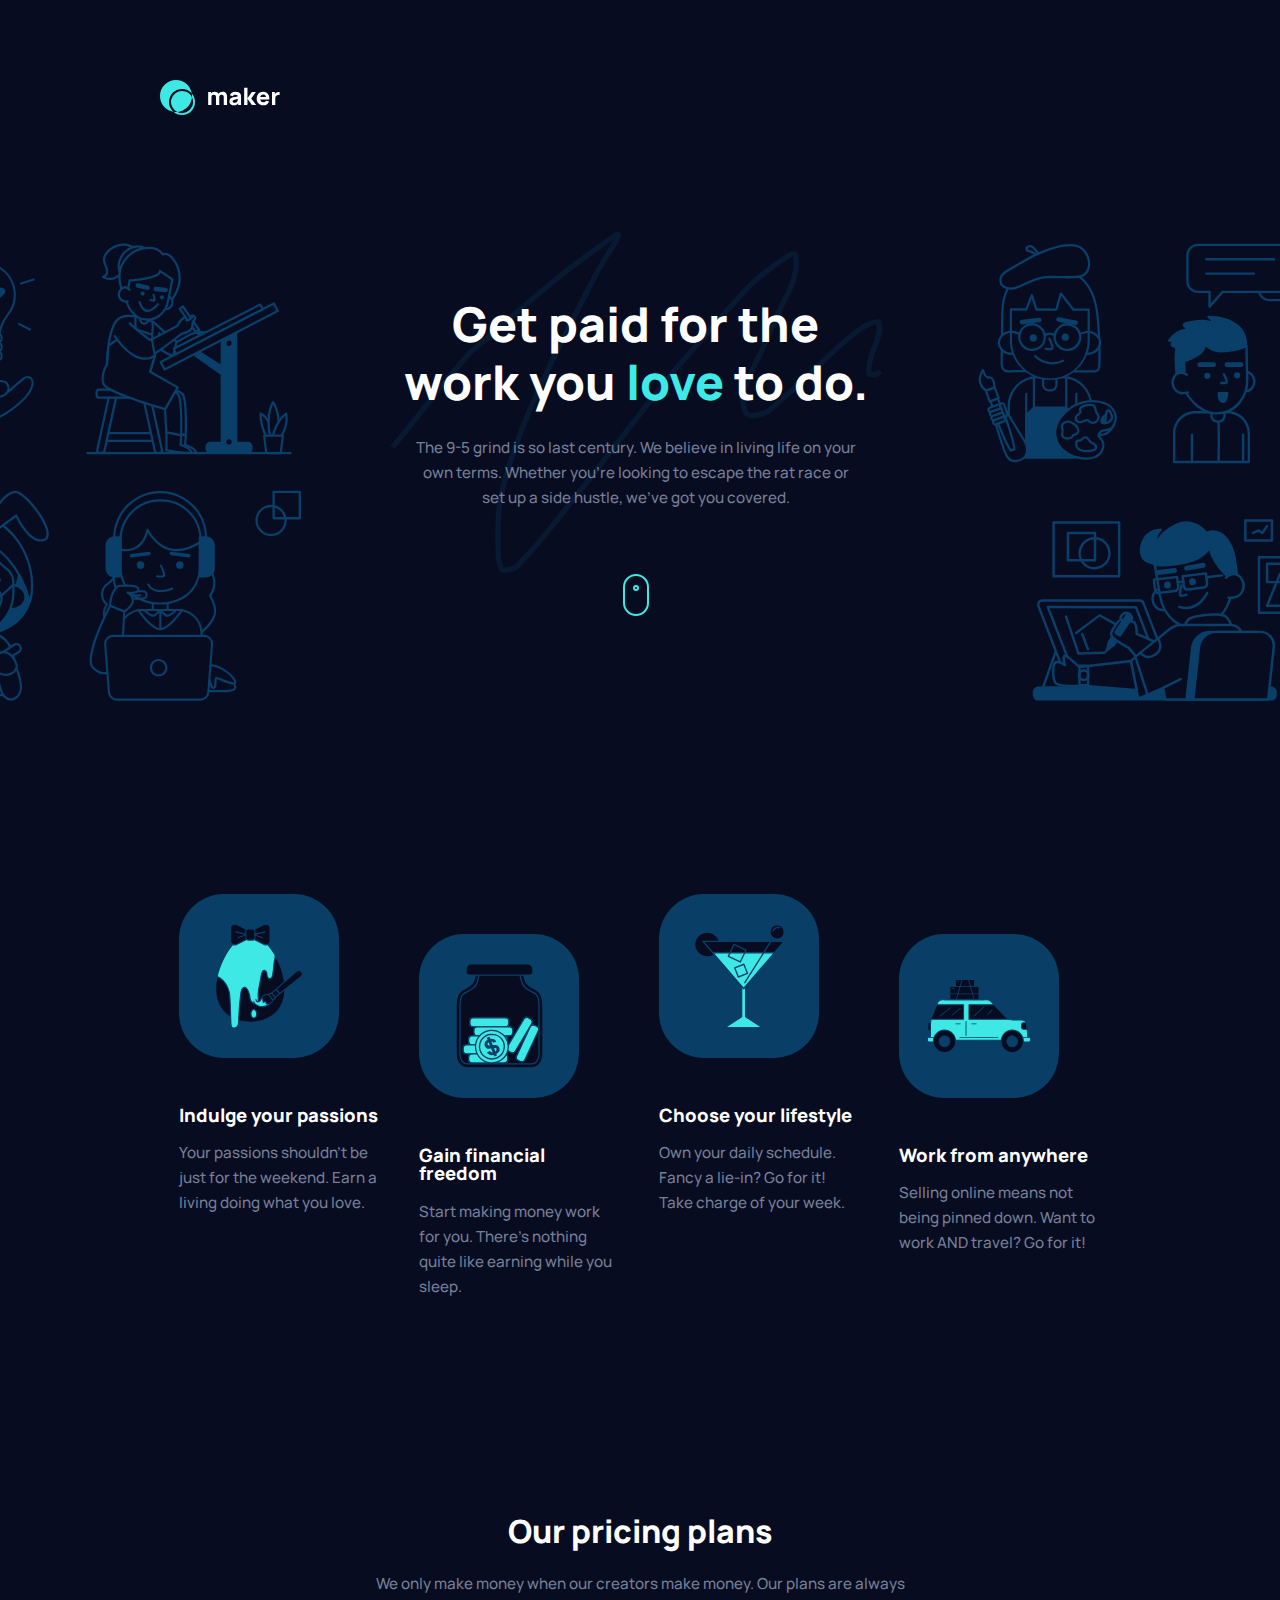
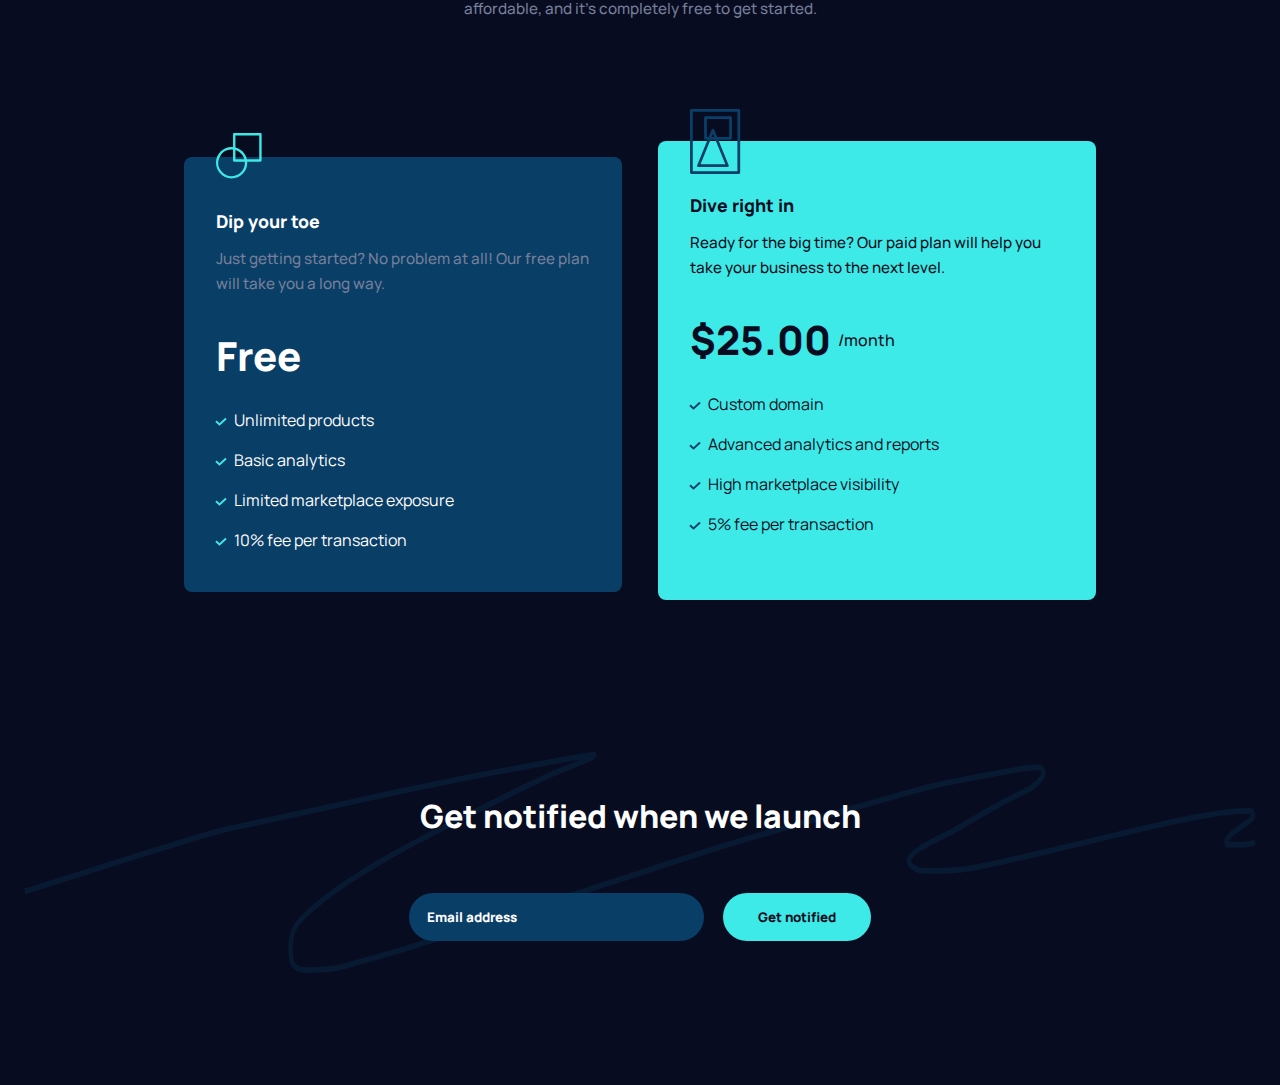
<file: index.html>
<!DOCTYPE html>
<html lang="en">
	<head>
		<meta charset="UTF-8" />
		<meta name="viewport" content="width=device-width, initial-scale=1.0" />

		<link
			rel="icon"
			type="image/png"
			sizes="32x32"
			href="./assets/favicon-32x32.png"
		/>
		<link rel="stylesheet" href="./starter-code/reset.css" />
		<link rel="stylesheet" href="./starter-code/style.css" />

		<link rel="preconnect" href="https://fonts.googleapis.com" />
		<link rel="preconnect" href="https://fonts.gstatic.com" crossorigin />
		<link
			href="https://fonts.googleapis.com/css2?family=Manrope:wght@500;800&display=swap"
			rel="stylesheet"
		/>

		<title>Frontend Mentor | Maker pre-launch landing page</title>
	</head>

	<body>
		<header>
			<img src="/starter-code/assets/logo.svg" alt="maker logo" />
		</header>

		<section class="hero">
			<img
				src="/starter-code/assets/illustration-hero-mobile.png"
				class="mobile"
				alt="designers at work"
			/>
			<div class="img-left"></div>
			<div class="hero-words">
				<h1>Get paid for the work you <span>love</span> to do.</h1>
				<p>
					The 9-5 grind is so last century. We believe in living life on your
					own terms. Whether you’re looking to escape the rat race or set up a
					side hustle, we’ve got you covered.
				</p>
				<img
					src="/starter-code/assets/icon-scroll.svg"
					class="scroll-img"
					alt="mouse icon"
				/>
			</div>
			<div class="img-right"></div>
		</section>

		<div class="main">
			<section class="plus-points">
				<article class="plus-point">
					<div class="img-container">
						<img
							src="/starter-code/assets/illustration-passions.svg"
							alt="painting a picture"
						/>
					</div>
					<div class="text-container">
						<h2>Indulge your passions</h2>
						<p>
							Your passions shouldn't be just for the weekend. Earn a living
							doing what you love.
						</p>
					</div>
				</article>

				<article class="plus-point">
					<div class="img-container">
						<img
							src="/starter-code/assets/illustration-financial-freedom.svg"
							alt="a money jar"
						/>
					</div>
					<div class="text-container">
						<h2>Gain financial freedom</h2>
						<p>
							Start making money work for you. There’s nothing quite like
							earning while you sleep.
						</p>
					</div>
				</article>

				<article class="plus-point">
					<div class="img-container">
						<img
							src="/starter-code/assets/illustration-lifestyle.svg"
							alt="cocktail glass"
						/>
					</div>
					<div class="text-container">
						<h2>Choose your lifestyle</h2>
						<p>
							Own your daily schedule. Fancy a lie-in? Go for it! Take charge of
							your week.
						</p>
					</div>
				</article>

				<article class="plus-point">
					<div class="img-container">
						<img
							src="/starter-code/assets/illustration-work-anywhere.svg"
							class="work-from-anywhere"
							alt="a car"
						/>
					</div>
					<div class="text-container">
						<h2>Work from anywhere</h2>
						<p>
							Selling online means not being pinned down. Want to work AND
							travel? Go for it!
						</p>
					</div>
				</article>
			</section>

			<section class="pricing">
				<h2>Our pricing plans</h2>
				<p class="pricing-top">
					We only make money when our creators make money. Our plans are always
					affordable, and it’s completely free to get started.
				</p>
				<div class="plans">
					<div class="plan free">
						<img src="/starter-code/assets/icon-free.svg" alt="" />
						<h3>Dip your toe</h3>
						<p>
							Just getting started? No problem at all! Our free plan will take
							you a long way.
						</p>
						<h2 class="price">Free</h2>
						<ul>
							<li>Unlimited products</li>
							<li>Basic analytics</li>
							<li>Limited marketplace exposure</li>
							<li>10% fee per transaction</li>
						</ul>
					</div>
					<div class="plan paid">
						<img src="/starter-code/assets/icon-paid.svg" alt="" />
						<h3>Dive right in</h3>
						<p>
							Ready for the big time? Our paid plan will help you take your
							business to the next level.
						</p>
						<h2 class="price">$25.00 <span>/month</span></h2>
						<ul>
							<li>Custom domain</li>
							<li>Advanced analytics and reports</li>
							<li>High marketplace visibility</li>
							<li>5% fee per transaction</li>
						</ul>
					</div>
				</div>
			</section>
		</div>
		<footer>
			<h2>Get notified when we launch</h2>
			<form>
				<input type="text" id="email" placeholder="Email address" />

				<button id="button">Get notified</button>
				<small class="message incorrect"
					>Oops! That doesn't look like an email address</small
				>
				<small class="message empty">Oops! Please add your email</small>
			</form>
		</footer>
		<script src="./starter-code/main.js"></script>
	</body>
</html>
</file>
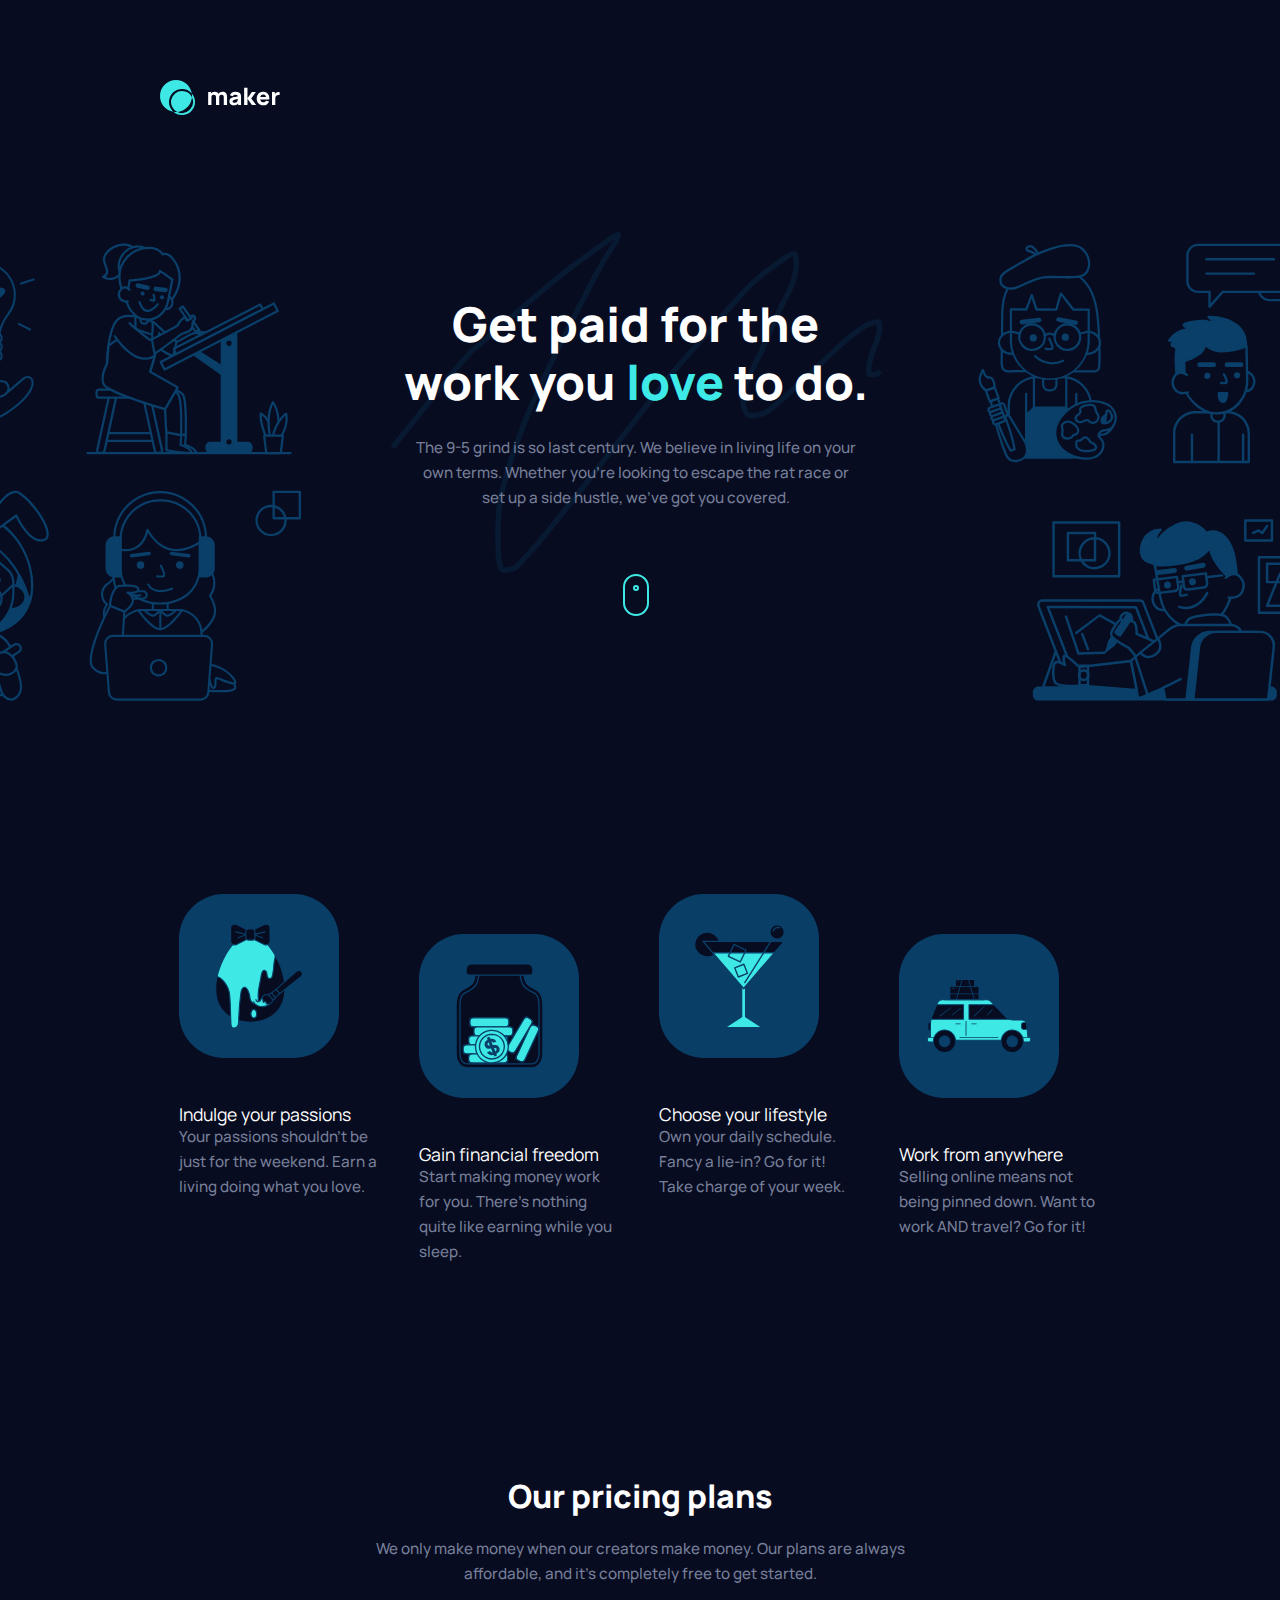
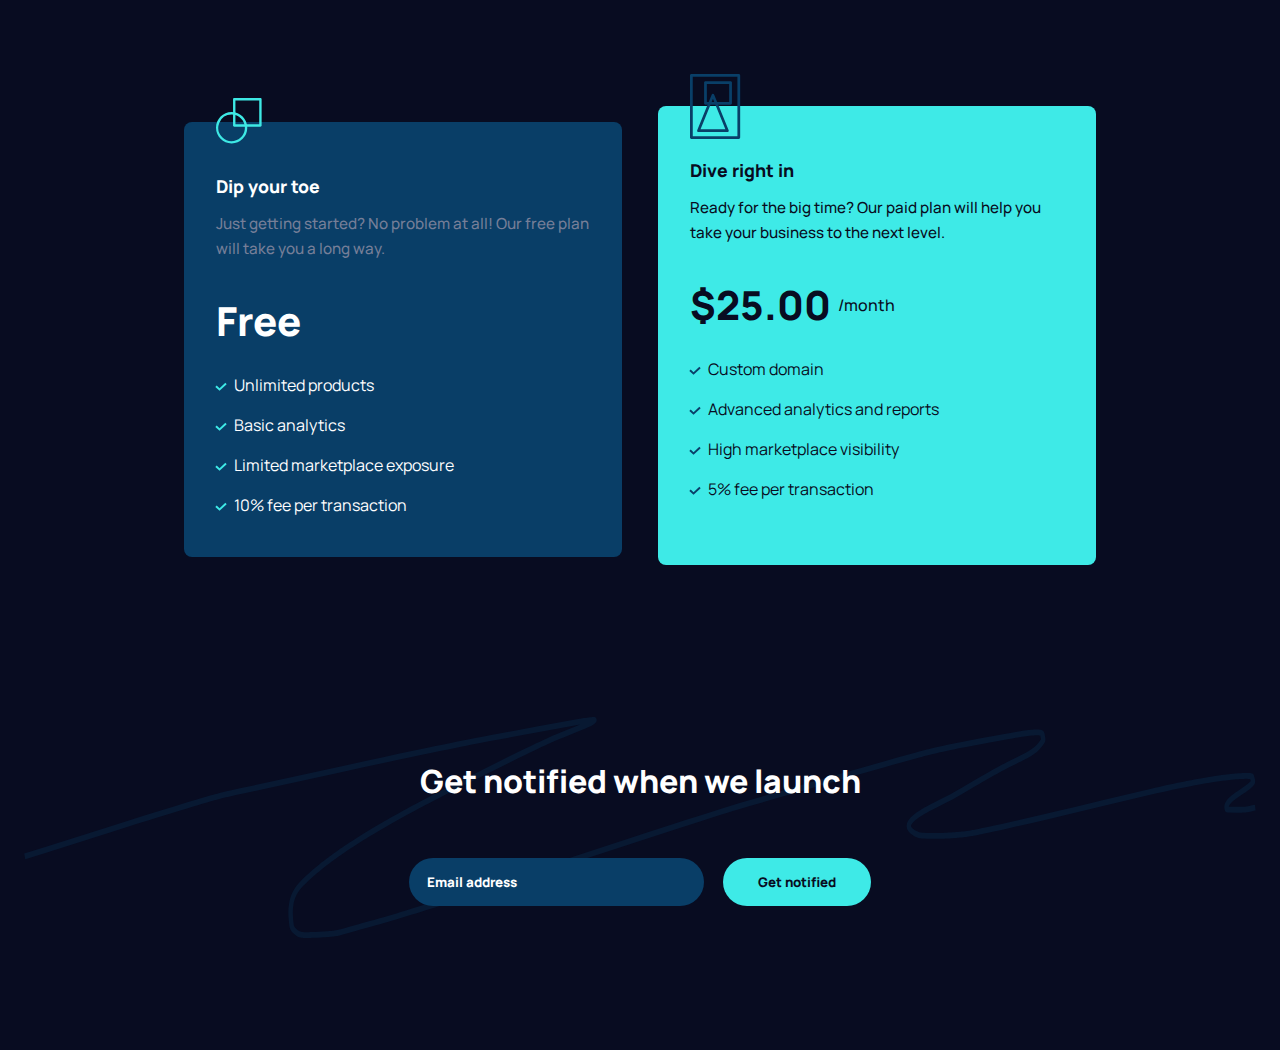
<file: starter-code/index.html>
<!DOCTYPE html>
<html lang="en">
	<head>
		<meta charset="UTF-8" />
		<meta name="viewport" content="width=device-width, initial-scale=1.0" />

		<link
			rel="icon"
			type="image/png"
			sizes="32x32"
			href="./assets/favicon-32x32.png"
		/>
		<link rel="stylesheet" href="reset.css" />
		<link rel="stylesheet" href="style.css" />

		<link rel="preconnect" href="https://fonts.googleapis.com" />
		<link rel="preconnect" href="https://fonts.gstatic.com" crossorigin />
		<link
			href="https://fonts.googleapis.com/css2?family=Manrope:wght@500;800&display=swap"
			rel="stylesheet"
		/>

		<title>Frontend Mentor | Maker pre-launch landing page</title>
	</head>

	<body>
		<header><img src="assets/logo.svg" alt="maker logo" /></header>

		<section class="hero">
			<img
				src="/starter-code/assets/illustration-hero-mobile.png"
				class="mobile"
				alt="designers at work"
			/>
			<div class="img-left"></div>
			<div class="hero-words">
				<h1>Get paid for the work you <span>love</span> to do.</h1>
				<p>
					The 9-5 grind is so last century. We believe in living life on your
					own terms. Whether you’re looking to escape the rat race or set up a
					side hustle, we’ve got you covered.
				</p>
				<img src="assets/icon-scroll.svg" class="scroll-img" alt="mouse icon" />
			</div>
			<div class="img-right"></div>
		</section>

		<div class="main">
			<section class="plus-points">
				<article class="plus-point">
					<div class="img-container">
						<img
							src="assets/illustration-passions.svg"
							alt="painting a picture"
						/>
					</div>
					<div class="text-container">
						<h3>Indulge your passions</h3>
						<p>
							Your passions shouldn't be just for the weekend. Earn a living
							doing what you love.
						</p>
					</div>
				</article>

				<article class="plus-point">
					<div class="img-container">
						<img
							src="assets/illustration-financial-freedom.svg"
							alt="a money jar"
						/>
					</div>
					<div class="text-container">
						<h3>Gain financial freedom</h3>
						<p>
							Start making money work for you. There’s nothing quite like
							earning while you sleep.
						</p>
					</div>
				</article>

				<article class="plus-point">
					<div class="img-container">
						<img src="assets/illustration-lifestyle.svg" alt="cocktail glass" />
					</div>
					<div class="text-container">
						<h3>Choose your lifestyle</h3>
						<p>
							Own your daily schedule. Fancy a lie-in? Go for it! Take charge of
							your week.
						</p>
					</div>
				</article>

				<article class="plus-point">
					<div class="img-container">
						<img
							src="assets/illustration-work-anywhere.svg"
							class="work-from-anywhere"
							alt="a car"
						/>
					</div>
					<div class="text-container">
						<h3>Work from anywhere</h3>
						<p>
							Selling online means not being pinned down. Want to work AND
							travel? Go for it!
						</p>
					</div>
				</article>
			</section>

			<section class="pricing">
				<h2>Our pricing plans</h2>
				<p class="pricing-top">
					We only make money when our creators make money. Our plans are always
					affordable, and it’s completely free to get started.
				</p>
				<div class="plans">
					<div class="plan free">
						<img src="assets/icon-free.svg" />
						<h3>Dip your toe</h3>
						<p>
							Just getting started? No problem at all! Our free plan will take
							you a long way.
						</p>
						<h2 class="price">Free</h2>
						<ul>
							<li>Unlimited products</li>
							<li>Basic analytics</li>
							<li>Limited marketplace exposure</li>
							<li>10% fee per transaction</li>
						</ul>
					</div>
					<div class="plan paid">
						<img src="assets/icon-paid.svg" />
						<h3>Dive right in</h3>
						<p>
							Ready for the big time? Our paid plan will help you take your
							business to the next level.
						</p>
						<h2 class="price">$25.00 <span>/month</span></h2>
						<ul>
							<li>Custom domain</li>
							<li>Advanced analytics and reports</li>
							<li>High marketplace visibility</li>
							<li>5% fee per transaction</li>
						</ul>
					</div>
				</div>
			</section>
		</div>
		<footer>
			<h2>Get notified when we launch</h2>
			<form action="">
				<input type="text" id="email" placeholder="Email address" />

				<button id="button">Get notified</button>
				<small class="message incorrect"
					>Oops! That doesn't look like an email address</small
				>
				<small class="message empty">Oops! Please add your email</small>
			</form>
		</footer>
		<script src="main.js"></script>
	</body>
</html>
</file>
<file: starter-code/style.css>
/* global variables */
:root {
	--white: hsl(0, 0%, 100%);
	--grey: hsl(225, 14%, 53%);
	--turquoise: hsl(179, 80%, 58%);
	--dark-turquoise: hsl(206, 84%, 22%);
	--very-dark-blue: hsl(230, 60%, 8%);
	--error: hsl(343, 100%, 58%);
}

/*global styles */
* {
	margin: 0;
	padding: 0;
	box-sizing: border-box;
}

body {
	background-color: var(--very-dark-blue);
	color: white;
	font-size: 16px;
}
/* 
font styles */
body,
input,
button {
	font-family: "Manrope", sans-serif;
}

h1 {
	font-size: 2rem;
	font-weight: 800;
	font-style: normal;
	line-height: 40px;
	text-align: center;
}

h1 span {
	color: var(--turquoise);
}

h2 {
	font-size: 1.5rem;
	font-weight: 800;
}

.plus-point h2 {
	font-size: 1.15rem;
}

h2.price {
	font-size: 2.5rem;
}

h3 {
	font-weight: 400;
	font-size: 1.1rem;
}
p {
	font-size: 0.95rem;
	font-weight: 500;
	color: var(--grey);
	line-height: 25px;
}

.plans h3 {
	font-weight: 800;
}

/* layout styles */
header {
	width: 100%;
	margin: 2rem 0;
}

header,
.main {
	display: flex;
	flex-direction: column;
	align-items: center;
}

.main,
footer {
	margin: 1.5rem;
	text-align: center;
}

/* hero area */
.hero-words {
	width: 90%;
	margin: 0 auto;
	text-align: center;
}

.hero-words h1 {
	margin-top: 2rem;
}
.hero img.mobile {
	width: 100%;
}

img.left,
img.right {
	display: none;
}

h1 {
	margin: 1rem;
}

.scroll-img {
	margin: 2rem 0;
}

/* plus-points section */
.plus-points {
	display: flex;
	flex-direction: column;
	margin-bottom: 3rem;
}
.img-container {
	margin: 2rem auto;
	width: 124px;
	height: 124px;
	display: flex;
	justify-content: center;
	align-items: center;
	background-color: var(--dark-turquoise);
	border-radius: 45px;
}

.plus-point img {
	height: 65%;
}

img.work-from-anywhere {
	width: 65%;
	height: auto;
}

.plus-point h2 {
	margin-bottom: 1rem;
}

/* pricing section */
.pricing {
	margin: 5rem 0 3rem 0;
}

.pricing h2 {
	margin: 1.5rem 0;
}

.plans {
	display: flex;
	flex-direction: column;
	justify-content: space-between;
	margin: 3.5rem 0 2rem 0;
}

.plan {
	padding: 2rem;
	text-align: left;
	position: relative;
	border-radius: 0.5rem;
	margin-bottom: 3.5rem;
}

.plan h3 {
	margin: 2rem 0 1rem 0;
}

.free {
	background-color: var(--dark-turquoise);
}

.paid {
	background-color: var(--turquoise);
	color: var(--very-dark-blue);
}

.plan img {
	position: absolute;
	top: -1.5rem;
}

.plan.paid img {
	top: -2rem;
}

.paid p {
	color: var(--very-dark-blue);
}

h2.price {
	display: inline-block;
	position: relative;
}

.paid span {
	font-weight: 500;
	font-size: 1rem;
	position: absolute;
	top: 0.75rem;
	right: -4rem;
}

ul {
	margin-left: 1.1rem;
}

li {
	padding: 0.75rem 0;
}

.free ul {
	list-style-image: url(/starter-code/assets/icon-check-free.svg);
}
.paid ul {
	list-style-image: url(/starter-code/assets/icon-check-paid.svg);
}

/* footer */
footer {
	margin-bottom: 3rem;
}
footer h2 {
	padding: 1rem 2rem;
	margin: 1rem auto;
	background: url(/starter-code/assets/bg-footer-squiggle.svg);
	background-size: 100% 100%;
	background-repeat: no-repeat;
}

form {
	position: relative;
}

input,
button {
	width: 100%;
	padding: 0.8rem;
	border-radius: 24px;
	font-weight: 800;
	border: 2px solid transparent;
	outline: none;
}

input {
	background-color: var(--dark-turquoise);
	padding-left: 1rem;
	border: 2px solid transparent;
}
::placeholder {
	color: white;
}

button {
	color: var(--very-dark-blue);
	background-color: var(--turquoise);
	cursor: pointer;
	border: 2px solid transparent;
	margin-top: 1.8rem;
}

button:hover {
	background-color: var(--very-dark-blue);
	border: 2px solid var(--turquoise);
	color: white;
}

small {
	display: none;
}

/* error styles */
.error-message {
	display: inline;
	padding-left: 1rem;
	color: var(--error);
	font-size: 0.75rem;
}

input.error-message {
	border: 2px solid var(--error);
	color: white;
	position: relative;
}

small.error-message {
	text-align: left;
	position: absolute;
	left: 0.5rem;
	top: 3rem;
}

/* tablet styles */
@media only screen and (min-width: 768px) {
	header {
		padding-left: 2.5rem;
		align-items: flex-start;
	}
	img.mobile {
		display: none;
	}

	.hero {
		display: flex;
		align-items: center;
		width: 100%;
		margin-bottom: 3rem;
	}

	h1 {
		margin: 1rem 0 1.5rem 0;
	}

	.hero-words {
		max-width: 50%;
		background-image: url(/starter-code/assets/bg-hero-squiggle.svg);
		background-size: contain;
		background-repeat: no-repeat;
		padding: 2rem 0.6rem;
	}

	.img-right,
	.img-left {
		height: 356px;
		width: 356px;
	}
	.img-left {
		background-image: url(/starter-code/assets/illustration-hero-left.svg);
		background-size: cover;
		background-repeat: no-repeat;
		background-position: right;
	}
	.img-right {
		background-image: url(/starter-code/assets/illustration-hero-right.svg);
		background-size: cover;
		background-repeat: no-repeat;
	}

	/* main section */
	.main {
		width: 75%;
		margin: 0 auto;
	}

	.plus-point:nth-child(odd) {
		padding-left: 2.5rem;
	}

	.plus-point:nth-child(even) {
		padding-right: 2.5rem;
	}
	.plus-point {
		display: flex;
		align-items: center;
		margin: 0 auto;
	}

	.plus-point .text-container {
		text-align: left;
		padding-left: 3.5rem;
		flex-shrink: 3;
	}

	/* pricing section */
	.pricing {
		margin-top: 3.5rem;
		margin-bottom: 0;
	}

	.pricing p {
		padding-bottom: 3rem;
	}

	.plans {
		width: 75%;
		margin: 2rem auto;
	}
	form {
		width: 70%;
		height: 80px;
		margin: 0 auto;
	}

	input {
		width: 60%;
		display: inline;
		margin-right: 1rem;
	}
	button {
		width: 30%;
		margin-top: 0;
	}
	small.error-message {
		left: 0.5rem;
		top: 3rem;
	}
	footer h2 {
		background: none;
	}
	footer {
		background: url(/starter-code/assets/bg-footer-squiggle.svg);
		background-size: 100% 100%;
		background-repeat: no-repeat;
	}
}

/* desktop styles */
@media only screen and (min-width: 1250px) {
	header {
		padding-left: 10rem;
		margin-top: 5rem;
		margin-bottom: 4rem;
	}

	.hero {
		margin-bottom: 10rem;
	}

	.hero-words h1 {
		font-size: 3rem;
		line-height: 1.2;
		margin-top: 0;
		padding-top: 2rem;
	}
	h2 {
		font-size: 2rem;
	}
	.hero-words {
		width: 45%;
		margin: 2rem 6rem 0 5.5rem;
	}
	.hero-words p {
		margin: 0 1rem 4rem 1rem;
		padding-top: 0;
	}
	.hero .img-left,
	.hero .img-right {
		flex-grow: 2;
		min-height: 459px;
		margin-top: 4rem;
	}
	img.scroll-img {
		margin-top: 0;
	}
	.plus-points {
		flex-direction: row;
		margin-bottom: 5rem;
	}
	.plus-point {
		flex-direction: column;
		width: 21%;
	}

	.plus-point .img-container {
		margin-left: 0;

		width: 160px;
		height: 164px;
	}

	.plus-point .text-container {
		padding: 1rem 0;
	}
	.plus-point:nth-child(even) {
		padding-top: 2.5rem;
		padding-right: 0;
	}
	.plus-point:nth-child(odd) {
		padding-left: 0;
	}
	.pricing {
		margin-top: 6rem;
		margin-bottom: 1rem;
	}
	p.pricing-top {
		width: 60%;
		margin: 0 auto 4.5rem auto;
	}
	.plans {
		flex-direction: row;
		width: 95%;
	}
	.plan {
		width: 48%;
		padding-top: 1.5rem;
	}
	.plan p {
		padding-bottom: 1rem;
	}

	.plan.free {
		margin-top: 1rem;
		margin-bottom: 4rem;
	}
	footer {
		margin-bottom: 7rem;
	}
	footer h2 {
		margin-top: 3rem;
		padding: 3rem 0 2rem 0;
	}

	form {
		width: 40%;
		margin-top: 1.8rem;
	}

	small.error-message {
		top: 3.5rem;
	}
}
</file>
